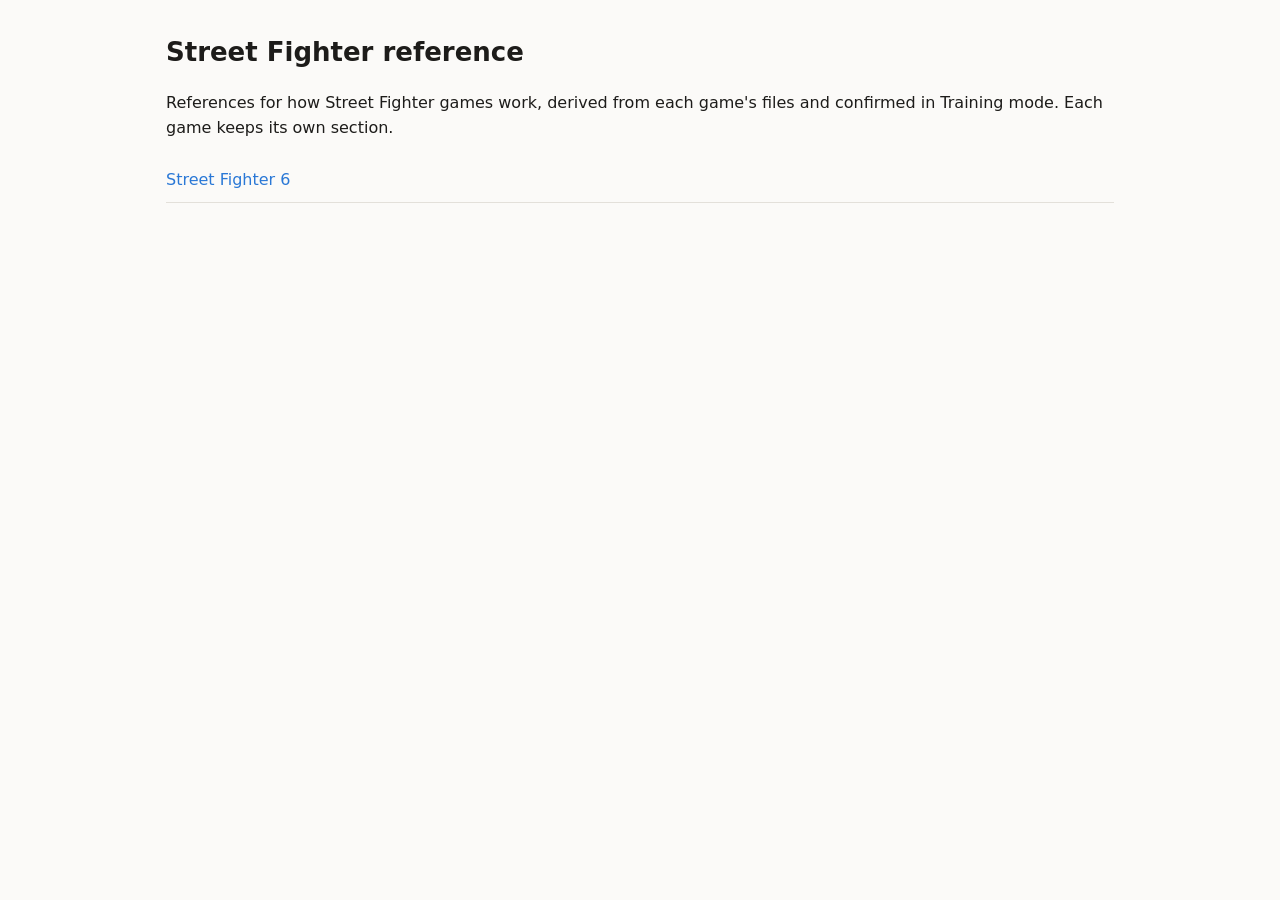
<file: index.html>
<!doctype html>
<html lang="en">
<head>
<meta charset="utf-8">
<meta name="viewport" content="width=device-width, initial-scale=1">
<title>Street Fighter Reference</title>
<meta name="description" content="System references for Street Fighter games, derived from the game files and confirmed in Training.">
<link rel="stylesheet" href="sf6/style.css">
</head>
<body>
<main>
<h1>Street Fighter reference</h1>
<p>References for how Street Fighter games work, derived from each game's files and confirmed in Training mode. Each game keeps its own section.</p>
<div class="list">
  <a href="sf6/">Street Fighter 6</a>
</div>
</main>
</body>
</html>
</file>
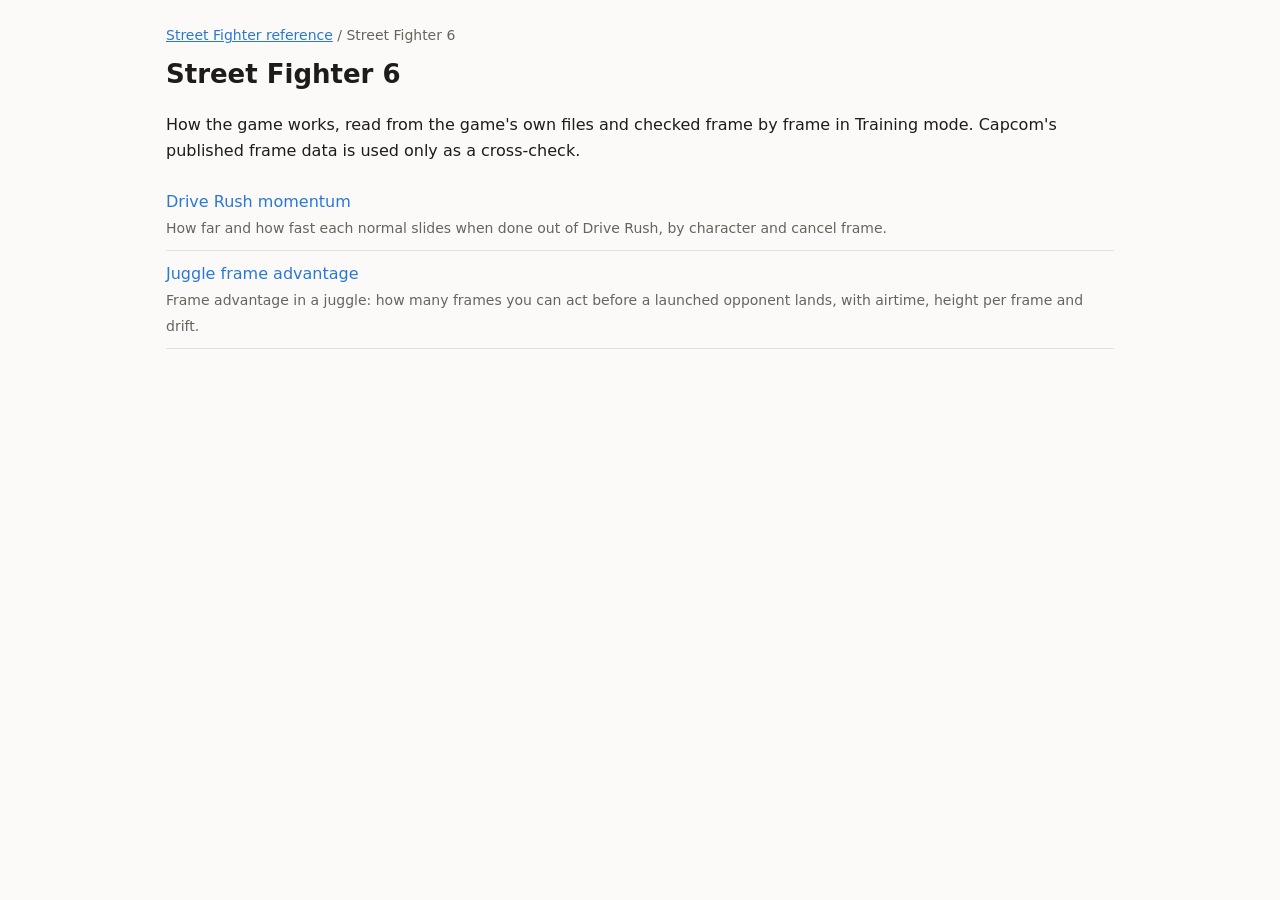
<file: sf6/index.html>
<!doctype html>
<html lang="en">
<head>
<meta charset="utf-8">
<meta name="viewport" content="width=device-width, initial-scale=1">
<title>Street Fighter 6</title>
<meta name="description" content="Street Fighter 6 system references derived from the game files and confirmed in Training.">
<link rel="stylesheet" href="style.css">
</head>
<body>
<main>
<nav><a href="../">Street Fighter reference</a> / Street Fighter 6</nav>
<h1>Street Fighter 6</h1>
<p>How the game works, read from the game's own files and checked frame by frame in Training mode. Capcom's published frame data is used only as a cross-check.</p>
<div class="list">
  <a href="drive-rush/">Drive Rush momentum<br><span class="muted">How far and how fast each normal slides when done out of Drive Rush, by character and cancel frame.</span></a>
  <a href="juggles/">Juggle frame advantage<br><span class="muted">Frame advantage in a juggle: how many frames you can act before a launched opponent lands, with airtime, height per frame and drift.</span></a>
</div>
</main>
</body>
</html>
</file>
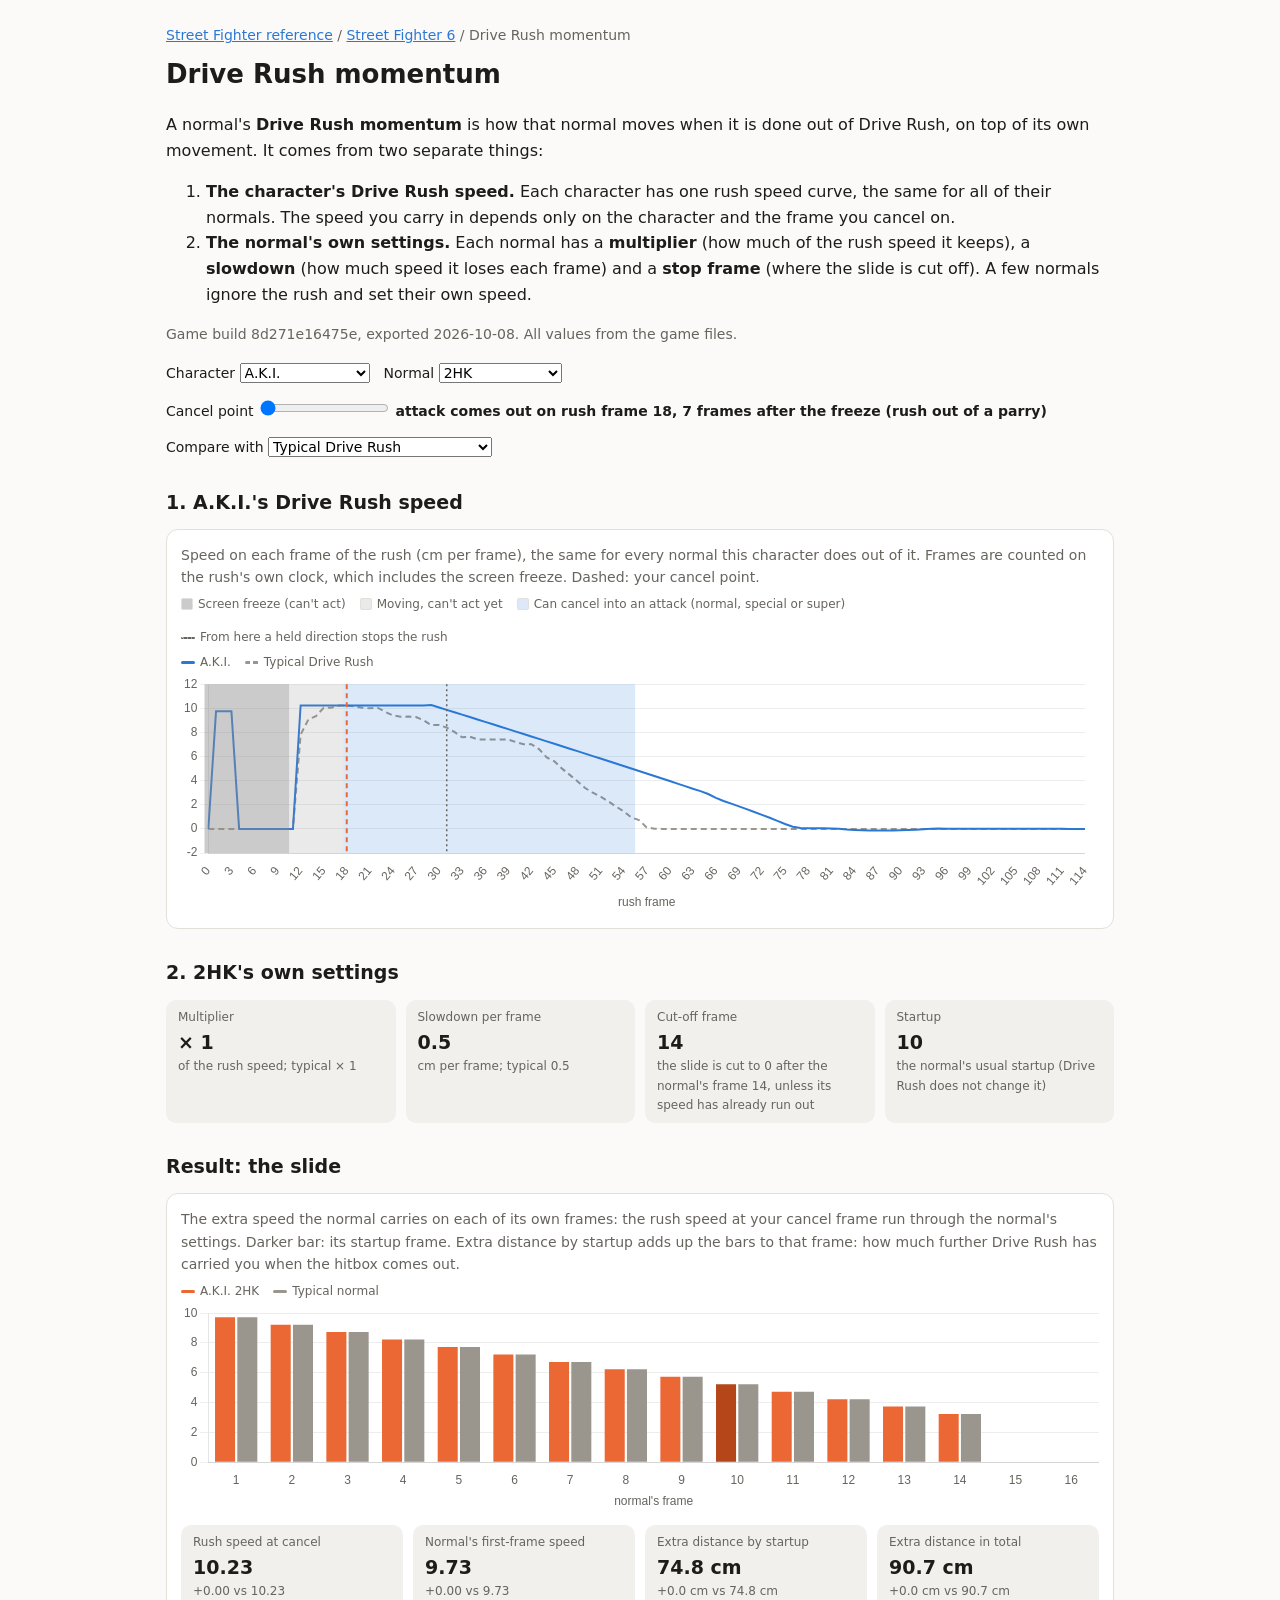
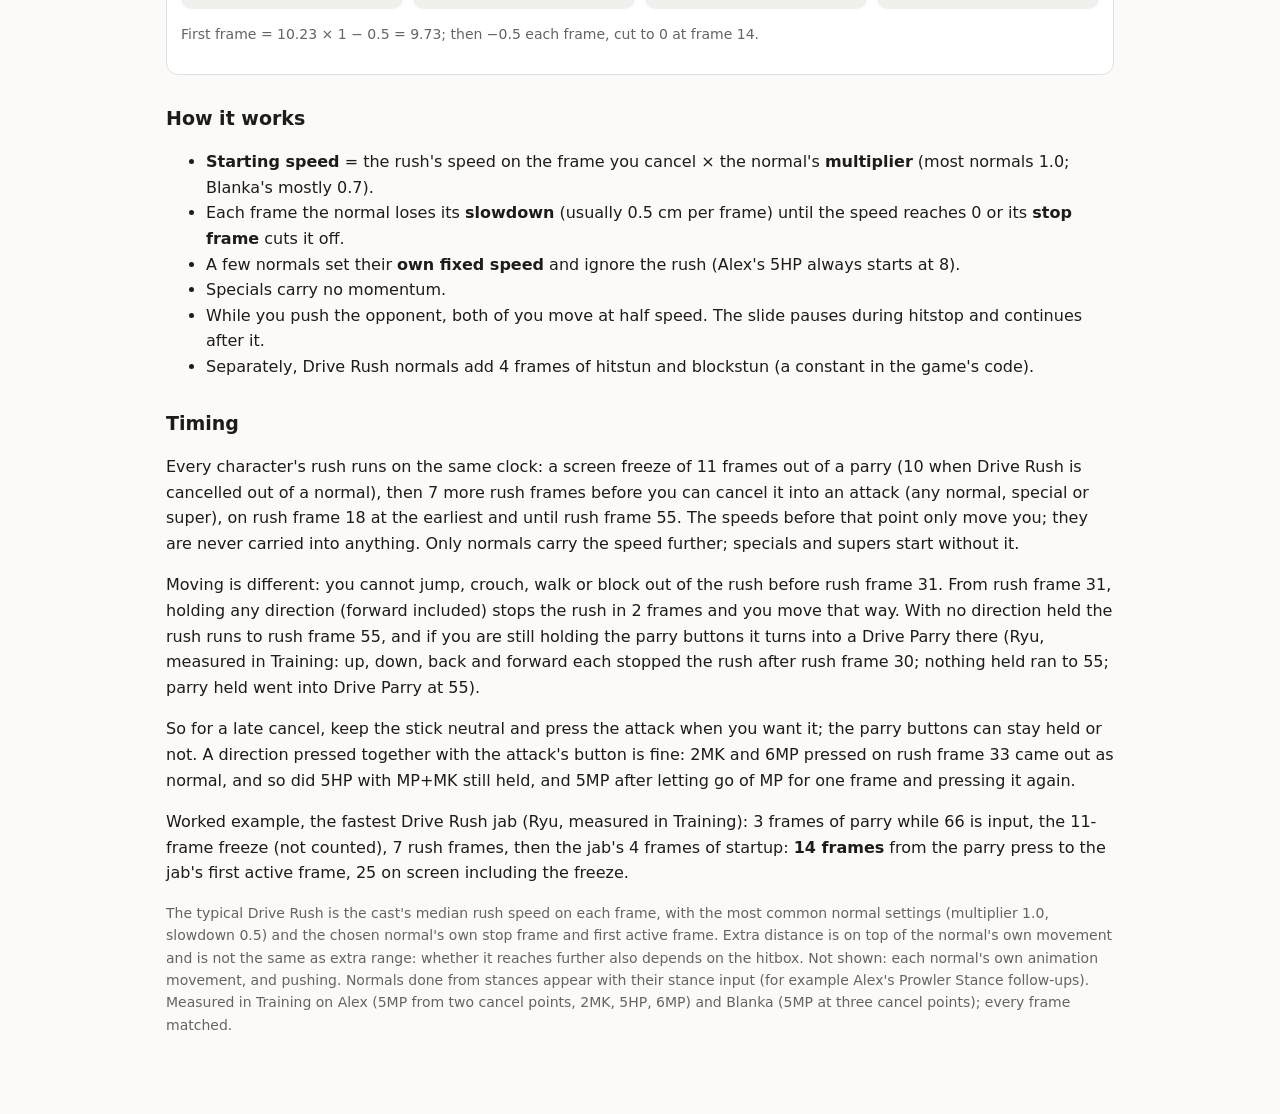
<file: sf6/drive-rush/index.html>
<!doctype html>
<html lang="en">
<head>
<meta charset="utf-8">
<meta name="viewport" content="width=device-width, initial-scale=1">
<title>Drive Rush Momentum</title>
<meta name="description" content="How Street Fighter 6 normals carry Drive Rush speed, per character and per normal, from the game files.">
<link rel="stylesheet" href="../style.css">
</head>
<body>
<main>
<nav><a href="../../">Street Fighter reference</a> / <a href="../">Street Fighter 6</a> / Drive Rush momentum</nav>
<h1>Drive Rush momentum</h1>
<p>A normal's <b>Drive Rush momentum</b> is how that normal moves when it is done out of Drive Rush, on top of its own movement. It comes from two separate things:</p>
<ol>
  <li><b>The character's Drive Rush speed.</b> Each character has one rush speed curve, the same for all of their normals. The speed you carry in depends only on the character and the frame you cancel on.</li>
  <li><b>The normal's own settings.</b> Each normal has a <b>multiplier</b> (how much of the rush speed it keeps), a <b>slowdown</b> (how much speed it loses each frame) and a <b>stop frame</b> (where the slide is cut off). A few normals ignore the rush and set their own speed.</li>
</ol>
<p class="muted" id="build">Loading data…</p>

<div class="controls">
  <label>Character <select id="ch"></select></label>
  <label>Normal <select id="nm"></select></label>
  <label>Cancel point <input id="fr" type="range" step="1"> <b id="frv"></b></label>
  <label>Compare with <select id="cmp"></select></label>
</div>

<h2 id="h1">1. The character's Drive Rush speed</h2>
<div class="panel">
  <div class="muted">Speed on each frame of the rush (cm per frame), the same for every normal this character does out of it. Frames are counted on the rush's own clock, which includes the screen freeze. Dashed: your cancel point.</div>
  <div class="legend"><span><i class="band" style="background:var(--freeze)"></i>Screen freeze (can't act)</span><span><i class="band" style="background:var(--move)"></i>Moving, can't act yet</span><span><i class="band" style="background:var(--window)"></i>Can cancel into an attack (normal, special or super)</span><span><i style="width:14px;height:0;border-top:2px dotted var(--muted)"></i>From here a held direction stops the rush</span></div>
  <div class="legend" id="lg1"></div>
  <div class="chart"><canvas id="c1" role="img" aria-label="Drive Rush speed per frame for the selected character and the comparison">Drive Rush speed curve.</canvas></div>
</div>
<h2 id="h2">2. The normal's own settings</h2>
<div class="cards">
  <div class="card"><div class="k">Multiplier</div><div class="v" id="n1">-</div><div class="d" id="e1"></div></div>
  <div class="card"><div class="k">Slowdown per frame</div><div class="v" id="n2">-</div><div class="d" id="e2"></div></div>
  <div class="card"><div class="k">Cut-off frame</div><div class="v" id="n3">-</div><div class="d" id="e3"></div></div>
  <div class="card"><div class="k">Startup</div><div class="v" id="n4">-</div><div class="d" id="e4"></div></div>
</div>
<h2>Result: the slide</h2>
<div class="panel">
  <div class="muted">The extra speed the normal carries on each of its own frames: the rush speed at your cancel frame run through the normal's settings. Darker bar: its startup frame. Extra distance by startup adds up the bars to that frame: how much further Drive Rush has carried you when the hitbox comes out.</div>
  <div class="legend" id="lg2"></div>
  <div class="chart" style="height:210px"><canvas id="c2" role="img" aria-label="Carried speed per frame of the selected normal and the comparison">Carried speed per frame.</canvas></div>
  <div class="cards">
    <div class="card"><div class="k">Rush speed at cancel</div><div class="v" id="s1">-</div><div class="d" id="d1"></div></div>
    <div class="card"><div class="k">Normal's first-frame speed</div><div class="v" id="s2">-</div><div class="d" id="d2"></div></div>
    <div class="card"><div class="k">Extra distance by startup</div><div class="v" id="s3">-</div><div class="d" id="d3"></div></div>
    <div class="card"><div class="k">Extra distance in total</div><div class="v" id="s4">-</div><div class="d" id="d4"></div></div>
  </div>
  <p class="muted" id="fx"></p>
</div>

<h2>How it works</h2>
<ul>
  <li><b>Starting speed</b> = the rush's speed on the frame you cancel × the normal's <b>multiplier</b> (most normals 1.0; Blanka's mostly 0.7).</li>
  <li>Each frame the normal loses its <b>slowdown</b> (usually 0.5 cm per frame) until the speed reaches 0 or its <b>stop frame</b> cuts it off.</li>
  <li>A few normals set their <b>own fixed speed</b> and ignore the rush (Alex's 5HP always starts at 8).</li>
  <li>Specials carry no momentum.</li>
  <li>While you push the opponent, both of you move at half speed. The slide pauses during hitstop and continues after it.</li>
  <li>Separately, Drive Rush normals add 4 frames of hitstun and blockstun (a constant in the game's code).</li>
</ul>
<h2>Timing</h2>
<p>Every character's rush runs on the same clock: a screen freeze of 11 frames out of a parry (10 when Drive Rush is cancelled out of a normal), then 7 more rush frames before you can cancel it into an attack (any normal, special or super), on rush frame 18 at the earliest and until rush frame 55. The speeds before that point only move you; they are never carried into anything. Only normals carry the speed further; specials and supers start without it.</p>
<p>Moving is different: you cannot jump, crouch, walk or block out of the rush before rush frame 31. From rush frame 31, holding any direction (forward included) stops the rush in 2 frames and you move that way. With no direction held the rush runs to rush frame 55, and if you are still holding the parry buttons it turns into a Drive Parry there (Ryu, measured in Training: up, down, back and forward each stopped the rush after rush frame 30; nothing held ran to 55; parry held went into Drive Parry at 55).</p>
<p>So for a late cancel, keep the stick neutral and press the attack when you want it; the parry buttons can stay held or not. A direction pressed together with the attack's button is fine: 2MK and 6MP pressed on rush frame 33 came out as normal, and so did 5HP with MP+MK still held, and 5MP after letting go of MP for one frame and pressing it again.</p>
<p>Worked example, the fastest Drive Rush jab (Ryu, measured in Training): 3 frames of parry while 66 is input, the 11-frame freeze (not counted), 7 rush frames, then the jab's 4 frames of startup: <b>14 frames</b> from the parry press to the jab's first active frame, 25 on screen including the freeze.</p>
<p class="muted">The typical Drive Rush is the cast's median rush speed on each frame, with the most common normal settings (multiplier 1.0, slowdown 0.5) and the chosen normal's own stop frame and first active frame. Extra distance is on top of the normal's own movement and is not the same as extra range: whether it reaches further also depends on the hitbox. Not shown: each normal's own animation movement, and pushing. Normals done from stances appear with their stance input (for example Alex's Prowler Stance follow-ups). Measured in Training on Alex (5MP from two cancel points, 2MK, 5HP, 6MP) and Blanka (5MP at three cancel points); every frame matched.</p>
</main>
<style>
.legend { display: flex; flex-wrap: wrap; gap: 14px; font-size: 12px; color: var(--muted); margin: 6px 0 2px; }
.legend span { display: inline-flex; align-items: center; gap: 5px; }
.legend i { display: inline-block; width: 14px; height: 3px; border-radius: 2px; }
.card .d { font-size: 12px; color: var(--muted); min-height: 16px; }
:root { --freeze: rgba(140,140,140,.45); --move: rgba(140,140,140,.18); --window: rgba(42,120,214,.16); }
.legend i.band { width: 12px; height: 12px; border: 1px solid var(--line); }
</style>
<script src="../vendor/chart-4.4.1.umd.js"></script>
<script>
(async () => {
  const latest = await (await fetch('../data/latest.json')).json();
  const data = await (await fetch(`../data/${latest.build}/drive-rush.json`)).json();
  document.getElementById('build').textContent = `Game build ${data.build}, exported ${data.exported}. All values from the game files.`;
  const chars = data.characters, typical = data.typical;
  const css = getComputedStyle(document.documentElement);
  const v = n => css.getPropertyValue(n).trim();
  const C1 = v('--accent'), C2 = v('--accent-2'), C2s = v('--accent-2-strong'), G = v('--grid'), T = v('--muted');
  const CMP = matchMedia('(prefers-color-scheme: dark)').matches ? '#8b8882' : '#9a968e';
  const ch = document.getElementById('ch'), nm = document.getElementById('nm'), fr = document.getElementById('fr'), cmp = document.getElementById('cmp');
  ch.innerHTML = Object.keys(chars).map(n => `<option>${n}</option>`).join('');
  const params = new URLSearchParams(location.search);
  if (params.get('c') && chars[params.get('c')]) ch.value = params.get('c');
  const label = n => `${n.input}${n.name ? ' (' + n.name + ')' : ''}`;
  function fillNormals() {
    const c = chars[ch.value];
    nm.innerHTML = c.normals.map((n, i) => `<option value="${i}">${label(n)}</option>`).join('');
    fr.min = c.cancel_window[0]; fr.max = c.cancel_window[1]; fr.value = c.cancel_window[0];
    const keep = cmp.value || 'typical';
    cmp.innerHTML = '<option value="none">Nothing</option><option value="typical">Typical Drive Rush</option>' +
      Object.keys(chars).filter(n => n !== ch.value).map(n => `<option value="${n}">${n} (same input)</option>`).join('');
    cmp.value = [...cmp.options].some(o => o.value === keep) ? keep : 'typical';
  }
  const mark = { id: 'mark', afterDatasetsDraw(c) {
    if (c.canvas.id !== 'c1') return;
    const ci = chars[ch.value], w = ci.cancel_window, fz = ci.freeze ? ci.freeze.parry : 0, x = c.scales.x, a = c.chartArea, ctx = c.ctx;
    const half = (x.getPixelForValue(1) - x.getPixelForValue(0)) / 2;
    const band = (from, to, color) => { const x0 = x.getPixelForValue(from) - half, x1 = x.getPixelForValue(to) + half; ctx.fillStyle = color; ctx.fillRect(x0, a.top, x1 - x0, a.bottom - a.top); };
    ctx.save();
    if (fz) band(0, fz - 1, v('--freeze'));
    band(fz, w[0], v('--move'));
    band(w[0] + 1, w[1] + 1, v('--window'));
    const xs = x.getPixelForValue(31);
    ctx.strokeStyle = T; ctx.lineWidth = 1.5; ctx.setLineDash([2, 3]);
    ctx.beginPath(); ctx.moveTo(xs, a.top); ctx.lineTo(xs, a.bottom); ctx.stroke();
    const xf = x.getPixelForValue(+fr.value + 1);
    ctx.strokeStyle = C2; ctx.lineWidth = 2; ctx.setLineDash([5, 4]);
    ctx.beginPath(); ctx.moveTo(xf, a.top); ctx.lineTo(xf, a.bottom); ctx.stroke(); ctx.restore();
  } };
  const axes = t => ({ x: { title: { display: true, text: t, color: T }, ticks: { color: T }, grid: { display: false } },
                       y: { beginAtZero: true, ticks: { color: T }, grid: { color: G } } });
  const tip = (unit, prefix) => ({ callbacks: { title: i => prefix + i[0].label, label: i => `${i.dataset.label}: ${i.parsed.y.toFixed(2)} ${unit}` } });
  const c1 = new Chart(document.getElementById('c1'), { type: 'line',
    data: { labels: [], datasets: [{ label: '', data: [], borderColor: C1, borderWidth: 2, pointRadius: 0 },
                                   { label: '', data: [], borderColor: CMP, borderWidth: 2, borderDash: [6, 4], pointRadius: 0 }] },
    options: { responsive: true, maintainAspectRatio: false, animation: false, interaction: { mode: 'index', intersect: false },
      scales: axes('rush frame'), plugins: { legend: { display: false }, tooltip: tip('cm/frame', 'rush frame ') } }, plugins: [mark] });
  const c2 = new Chart(document.getElementById('c2'), { type: 'bar',
    data: { labels: [], datasets: [{ label: '', data: [], backgroundColor: [] }, { label: '', data: [], backgroundColor: CMP }] },
    options: { responsive: true, maintainAspectRatio: false, animation: false, interaction: { mode: 'index', intersect: false },
      scales: axes("normal's frame"), plugins: { legend: { display: false }, tooltip: tip('cm/frame', 'normal frame ') } } });
  function carried(n, rushSpeed, frames) {
    let speed = n.fixed_speed !== undefined ? n.fixed_speed : rushSpeed * n.multiplier;
    const out = [];
    for (let k = 0; k < frames; k++) {
      if (n.stop !== null && n.stop !== undefined && k >= n.stop) speed = 0;
      else { const next = speed - n.slowdown; speed = next < 0 ? 0 : next; }
      out.push(speed);
    }
    return out;
  }
  const sum = (a, k) => a.slice(0, k).reduce((x, y) => x + y, 0);
  const fmt = x => x.toFixed(1);
  const diff = (a, b, unit) => { const d = a - b; return `${d >= 0 ? '+' : '−'}${Math.abs(d).toFixed(unit ? 1 : 2)}${unit} vs ${b.toFixed(unit ? 1 : 2)}${unit}`; };
  function comparison(n, f) {
    if (cmp.value === 'none') return null;
    if (cmp.value === 'typical') {
      return { name: 'Typical Drive Rush', rush: typical.rush, speed: typical.rush[f] ?? 0,
               normal: { multiplier: typical.multiplier, slowdown: typical.slowdown, stop: n.stop, startup: n.startup } };
    }
    const other = chars[cmp.value], match = other.normals.find(o => o.input === n.input);
    return { name: cmp.value, rush: other.rush, speed: other.rush[f] ?? 0, normal: match || null };
  }
  function legend(id, items) {
    document.getElementById(id).innerHTML = items.map(([c, t, dash]) =>
      `<span><i style="background:${dash ? `repeating-linear-gradient(90deg,${c} 0 5px,transparent 5px 8px)` : c}"></i>${t}</span>`).join('');
  }
  function run() {
    const c = chars[ch.value], n = c.normals[+nm.value], f = +fr.value, rushSpeed = c.rush[f] ?? 0;
    const fz = c.freeze ? c.freeze.parry : 0;
    document.getElementById('frv').textContent = `attack comes out on rush frame ${f + 1}, ${f + 1 - fz} frames after the freeze (rush out of a parry)`;
    const cm = comparison(n, f);
    const frames = Math.max((n.stop ?? 30) + 2, n.startup + 2, cm && cm.normal ? Math.max((cm.normal.stop ?? 30) + 2, cm.normal.startup + 2) : 0);
    const len = Math.max(c.rush.length, cm ? cm.rush.length : 0);
    c1.data.labels = Array.from({ length: len }, (_, i) => i);
    c1.data.datasets[0].data = c.rush; c1.data.datasets[0].label = ch.value;
    c1.data.datasets[1].data = cm ? cm.rush : []; c1.data.datasets[1].label = cm ? cm.name : '';
    c1.update();
    const out = carried(n, rushSpeed, frames);
    const other = cm && cm.normal ? carried(cm.normal, cm.speed, frames) : null;
    c2.data.labels = out.map((_, i) => i + 1);
    c2.data.datasets[0].data = out.map(x => +x.toFixed(2)); c2.data.datasets[0].label = `${ch.value} ${n.input}`;
    c2.data.datasets[0].backgroundColor = out.map((_, i) => i + 1 === n.startup ? C2s : C2);
    c2.data.datasets[1].data = other ? other.map(x => +x.toFixed(2)) : [];
    c2.data.datasets[1].label = cm ? (cm.name === 'Typical Drive Rush' ? 'Typical normal' : `${cm.name} ${n.input}`) : '';
    c2.update();
    legend('lg1', [[C1, ch.value]].concat(cm ? [[CMP, cm.name, true]] : []));
    legend('lg2', [[C2, `${ch.value} ${label(n)}`]].concat(other ? [[CMP, c2.data.datasets[1].label]] : cm ? [[CMP, `${cm.name} has no ${n.input}`]] : []));
    document.getElementById('h1').textContent = `1. ${ch.value}'s Drive Rush speed`;
    document.getElementById('h2').textContent = `2. ${label(n)}'s own settings`;
    const fixed = n.fixed_speed !== undefined;
    document.getElementById('n1').textContent = fixed ? 'none' : '× ' + n.multiplier;
    document.getElementById('e1').textContent = fixed ? `ignores the rush, sets ${n.fixed_speed}` : 'of the rush speed';
    document.getElementById('n2').textContent = n.slowdown;
    document.getElementById('e2').textContent = 'cm per frame';
    document.getElementById('n3').textContent = n.stop != null ? n.stop : 'None';
    document.getElementById('e3').textContent = n.stop != null
      ? `the slide is cut to 0 after the normal's frame ${n.stop}, unless its speed has already run out`
      : `this normal has no cut-off frame: it slides until its speed runs out (−${n.slowdown} per frame)`;
    document.getElementById('n4').textContent = n.startup;
    document.getElementById('e4').textContent = `the normal's usual startup (Drive Rush does not change it)`;
    const tn = cm && cm.normal ? cm.normal : null;
    if (tn && cm.name === 'Typical Drive Rush') {
      document.getElementById('e1').textContent += `; typical × ${tn.multiplier}`;
      document.getElementById('e2').textContent += `; typical ${tn.slowdown}`;
    } else if (tn && !fixed) {
      document.getElementById('e1').textContent += tn.fixed_speed !== undefined ? `; ${cm.name}: own speed` : `; ${cm.name} × ${tn.multiplier}`;
      document.getElementById('e2').textContent += `; ${cm.name} ${tn.slowdown}`;

    }
    const reach = sum(out, n.startup), total = sum(out, out.length);
    document.getElementById('s1').textContent = rushSpeed.toFixed(2);
    document.getElementById('s2').textContent = out[0].toFixed(2);
    document.getElementById('s3').textContent = fmt(reach) + ' cm';
    document.getElementById('s4').textContent = fmt(total) + ' cm';
    if (cm) {
      document.getElementById('d1').textContent = diff(rushSpeed, cm.speed, '');
      if (other) {
        const oReach = sum(other, cm.normal.startup), oTotal = sum(other, other.length);
        document.getElementById('d2').textContent = diff(out[0], other[0], '');
        document.getElementById('d3').textContent = diff(reach, oReach, ' cm');
        document.getElementById('d4').textContent = diff(total, oTotal, ' cm');
      } else { ['d2', 'd3', 'd4'].forEach(id => document.getElementById(id).textContent = ''); }
    } else { ['d1', 'd2', 'd3', 'd4'].forEach(id => document.getElementById(id).textContent = ''); }
    document.getElementById('fx').textContent = n.fixed_speed !== undefined
      ? `${n.input} ignores the rush: it sets ${n.fixed_speed} cm/frame, then loses ${n.slowdown} per frame until frame ${n.stop}.`
      : `First frame = ${rushSpeed.toFixed(2)} × ${n.multiplier} − ${n.slowdown} = ${out[0].toFixed(2)}; then −${n.slowdown} each frame` + (n.stop !== null ? `, cut to 0 at frame ${n.stop}.` : '.');
    history.replaceState(null, '', '?' + new URLSearchParams({ c: ch.value, n: n.action, f: f + 1, cmp: cmp.value }));
  }
  ch.onchange = () => { fillNormals(); run(); }; nm.onchange = run; fr.oninput = run; cmp.onchange = run;
  fillNormals();
  // Restore the normal, cancel point and comparison from the link.
  const want = chars[ch.value].normals.findIndex(n => String(n.action) === params.get('n'));
  if (want >= 0) nm.value = want;
  if (params.get('f')) { const f = +params.get('f') - 1; if (f >= +fr.min && f <= +fr.max) fr.value = f; }
  if (params.get('cmp') && [...cmp.options].some(o => o.value === params.get('cmp'))) cmp.value = params.get('cmp');
  run();
})();
</script>
</body>
</html>
</file>
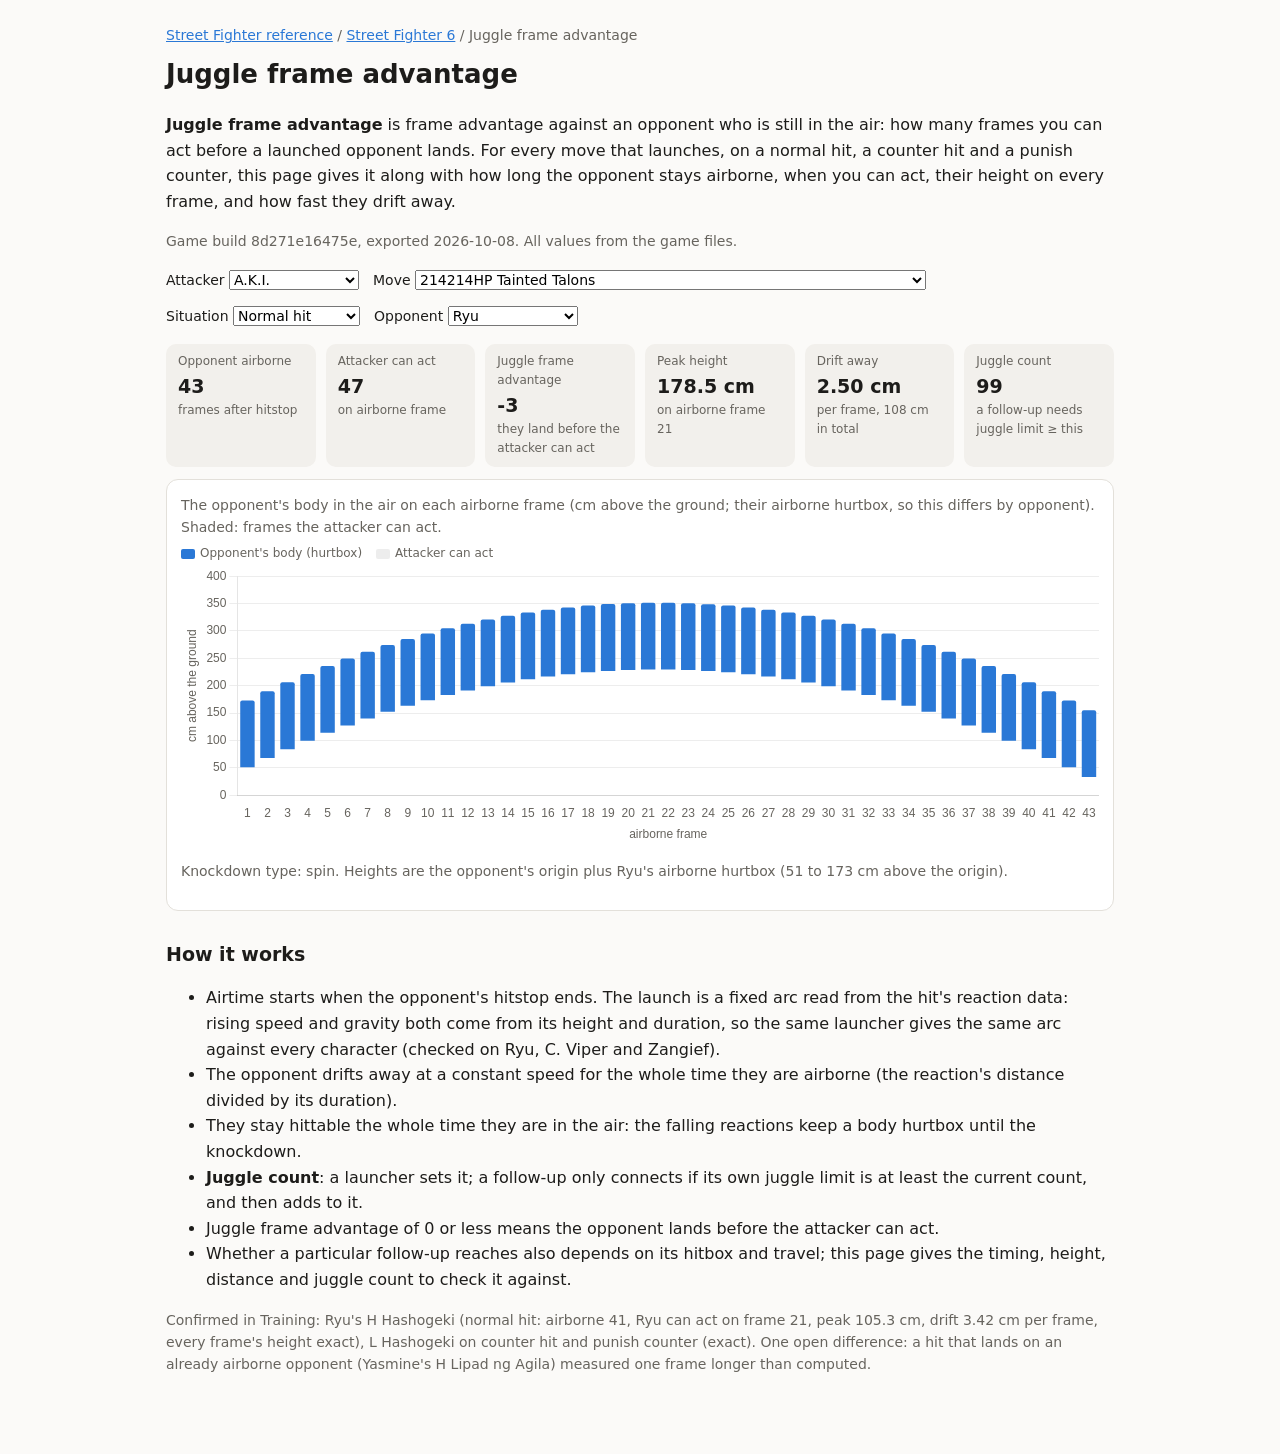
<file: sf6/juggles/index.html>
<!doctype html>
<html lang="en">
<head>
<meta charset="utf-8">
<meta name="viewport" content="width=device-width, initial-scale=1">
<title>Juggle Frame Advantage</title>
<meta name="description" content="Juggle frame advantage for every Street Fighter 6 launcher: how long the opponent stays airborne, when the attacker can act, height per frame and drift, from the game files.">
<link rel="stylesheet" href="../style.css">
<style>
.legend { display: flex; flex-wrap: wrap; gap: 14px; font-size: 12px; color: var(--muted); margin: 6px 0 2px; }
.legend span { display: inline-flex; align-items: center; gap: 5px; }
.legend i { display: inline-block; width: 14px; height: 10px; border-radius: 2px; }
.card .d { font-size: 12px; color: var(--muted); }
</style>
</head>
<body>
<main>
<nav><a href="../../">Street Fighter reference</a> / <a href="../">Street Fighter 6</a> / Juggle frame advantage</nav>
<h1>Juggle frame advantage</h1>
<p><b>Juggle frame advantage</b> is frame advantage against an opponent who is still in the air: how many frames you can act before a launched opponent lands. For every move that launches, on a normal hit, a counter hit and a punish counter, this page gives it along with how long the opponent stays airborne, when you can act, their height on every frame, and how fast they drift away.</p>
<p class="muted" id="build">Loading data…</p>

<div class="controls">
  <label>Attacker <select id="ch"></select></label>
  <label>Move <select id="mv"></select></label>
  <label>Situation <select id="st"></select></label>
  <label>Opponent <select id="df"></select></label>
</div>

<div class="cards">
  <div class="card"><div class="k">Opponent airborne</div><div class="v" id="s1">-</div><div class="d">frames after hitstop</div></div>
  <div class="card"><div class="k">Attacker can act</div><div class="v" id="s2">-</div><div class="d">on airborne frame</div></div>
  <div class="card"><div class="k">Juggle frame advantage</div><div class="v" id="s3">-</div><div class="d" id="s3d">frames to act before they land</div></div>
  <div class="card"><div class="k">Peak height</div><div class="v" id="s4">-</div><div class="d" id="s4d"></div></div>
  <div class="card"><div class="k">Drift away</div><div class="v" id="s5">-</div><div class="d" id="s5d"></div></div>
  <div class="card"><div class="k">Juggle count</div><div class="v" id="s6">-</div><div class="d">a follow-up needs juggle limit ≥ this</div></div>
</div>

<div class="panel">
  <div class="muted">The opponent's body in the air on each airborne frame (cm above the ground; their airborne hurtbox, so this differs by opponent). Shaded: frames the attacker can act.</div>
  <div class="legend"><span><i style="background:var(--accent)"></i>Opponent's body (hurtbox)</span><span><i style="background:var(--grid)"></i>Attacker can act</span></div>
  <div class="chart" style="height:280px"><canvas id="c1" role="img" aria-label="Opponent's airborne hurtbox height per frame, with the frames the attacker can act shaded">Opponent height per airborne frame.</canvas></div>
  <p class="muted" id="kind"></p>
</div>

<h2>How it works</h2>
<ul>
  <li>Airtime starts when the opponent's hitstop ends. The launch is a fixed arc read from the hit's reaction data: rising speed and gravity both come from its height and duration, so the same launcher gives the same arc against every character (checked on Ryu, C. Viper and Zangief).</li>
  <li>The opponent drifts away at a constant speed for the whole time they are airborne (the reaction's distance divided by its duration).</li>
  <li>They stay hittable the whole time they are in the air: the falling reactions keep a body hurtbox until the knockdown.</li>
  <li><b>Juggle count</b>: a launcher sets it; a follow-up only connects if its own juggle limit is at least the current count, and then adds to it.</li>
  <li>Juggle frame advantage of 0 or less means the opponent lands before the attacker can act.</li>
  <li>Whether a particular follow-up reaches also depends on its hitbox and travel; this page gives the timing, height, distance and juggle count to check it against.</li>
</ul>
<p class="muted">Confirmed in Training: Ryu's H Hashogeki (normal hit: airborne 41, Ryu can act on frame 21, peak 105.3 cm, drift 3.42 cm per frame, every frame's height exact), L Hashogeki on counter hit and punish counter (exact). One open difference: a hit that lands on an already airborne opponent (Yasmine's H Lipad ng Agila) measured one frame longer than computed.</p>
</main>
<script src="../vendor/chart-4.4.1.umd.js"></script>
<script>
(async () => {
  const latest = await (await fetch('../data/latest.json')).json();
  const base = `../data/${latest.build}/juggles/`;
  const index = await (await fetch(base + 'index.json')).json();
  document.getElementById('build').textContent = `Game build ${index.build}, exported ${latest.exported}. All values from the game files.`;
  const names = Object.keys(index.characters);
  const withMoves = names.filter(n => index.characters[n].moves > 0);
  const css = getComputedStyle(document.documentElement), v = n => css.getPropertyValue(n).trim();
  const A = v('--accent'), G = v('--grid'), T = v('--muted');
  const ch = document.getElementById('ch'), mv = document.getElementById('mv'), st = document.getElementById('st'), df = document.getElementById('df');
  ch.innerHTML = withMoves.map(n => `<option>${n}</option>`).join('');
  df.innerHTML = names.map(n => `<option>${n}</option>`).join('');
  const params = new URLSearchParams(location.search);
  if (params.get('c') && withMoves.includes(params.get('c'))) ch.value = params.get('c');
  df.value = params.get('o') && names.includes(params.get('o')) ? params.get('o') : 'Ryu';
  const cache = {};
  let moves = [];
  const SIT = { normal: 'Normal hit', counter: 'Counter hit', punish: 'Punish counter' };
  async function loadCharacter() {
    if (!cache[ch.value]) cache[ch.value] = (await (await fetch(base + encodeURIComponent(ch.value) + '.json')).json()).moves;
    moves = cache[ch.value];
    const seen = {};
    mv.innerHTML = moves.map((m, i) => {
      const key = m.input + '|' + (m.name || '');
      seen[key] = (seen[key] || 0) + 1;
      const total = moves.filter(x => x.input + '|' + (x.name || '') === key).length;
      return `<option value="${i}">${m.input}${m.name ? ' ' + m.name : ''}${total > 1 ? ' (version ' + seen[key] + ')' : ''}</option>`;
    }).join('');
    const byAction = moves.findIndex(m => String(m.action) === params.get('a'));
    const byInput = moves.findIndex(m => m.input === params.get('m'));
    if (byAction >= 0) mv.value = byAction; else if (byInput >= 0) mv.value = byInput;
    fillSituations();
    if (params.get('s') && [...st.options].some(o => o.value === params.get('s'))) st.value = params.get('s');
  }
  function fillSituations() {
    const m = moves[+mv.value], keep = st.value;
    st.innerHTML = Object.keys(SIT).filter(s => m.rows[s]).map(s => `<option value="${s}">${SIT[s]}</option>`).join('');
    if ([...st.options].some(o => o.value === keep)) st.value = keep;
  }
  const current = () => { const m = moves[+mv.value]; return m && m.rows[st.value]; };
  const box = () => index.characters[df.value].air_hurtbox || { y0: 0, y1: 0 };
  const shade = { id: 'shade', beforeDatasetsDraw(c) {
    const r = current(); if (!r) return;
    const x = c.scales.x, a = c.chartArea, ctx = c.ctx;
    const from = r.attacker_free + 1, to = r.airborne;
    if (to < from) return;
    ctx.save(); ctx.fillStyle = G;
    const x0 = x.getPixelForValue(from) - (x.getPixelForValue(1) - x.getPixelForValue(0)) / 2;
    const x1 = x.getPixelForValue(to) + (x.getPixelForValue(1) - x.getPixelForValue(0)) / 2;
    ctx.fillRect(x0, a.top, x1 - x0, a.bottom - a.top); ctx.restore();
  } };
  const chart = new Chart(document.getElementById('c1'), { type: 'bar',
    data: { labels: [], datasets: [{ label: "Opponent's body", data: [], backgroundColor: A, borderRadius: 2 }] },
    options: { responsive: true, maintainAspectRatio: false, animation: false,
      scales: { x: { title: { display: true, text: 'airborne frame', color: T }, ticks: { color: T }, grid: { display: false } },
                y: { title: { display: true, text: 'cm above the ground', color: T }, ticks: { color: T }, grid: { color: G } } },
      plugins: { legend: { display: false }, tooltip: { callbacks: { title: i => 'airborne frame ' + i[0].label,
        label: i => { const [lo, hi] = i.raw; return `body ${lo.toFixed(0)} to ${hi.toFixed(0)} cm (origin ${(lo - box().y0).toFixed(1)} cm)`; } } } } },
    plugins: [shade] });
  function run() {
    const r = current(); if (!r) return;
    const b = box();
    const heights = r.heights.length ? r.heights : Array(r.airborne).fill(0);
    chart.data.labels = heights.map((_, i) => i + 1);
    chart.data.datasets[0].data = heights.map(h => [h + b.y0, h + b.y1]);
    chart.update();
    document.getElementById('s1').textContent = r.airborne;
    document.getElementById('s2').textContent = r.attacker_free + 1;
    document.getElementById('s3').textContent = r.window;
    document.getElementById('s3d').textContent = r.window > 0 ? 'frames to act before they land' : 'they land before the attacker can act';
    const peak = heights.length ? Math.max(...heights) : 0;
    document.getElementById('s4').textContent = peak.toFixed(1) + ' cm';
    document.getElementById('s4d').textContent = heights.length ? `on airborne frame ${heights.indexOf(peak) + 1}` : '';
    document.getElementById('s5').textContent = (r.drift || 0).toFixed(2) + ' cm';
    document.getElementById('s5d').textContent = `per frame, ${((r.drift || 0) * r.airborne).toFixed(0)} cm in total`;
    document.getElementById('s6').textContent = r.juggle_count ?? '-';
    document.getElementById('kind').textContent = `Knockdown type: ${r.kind}. Heights are the opponent's origin plus ${df.value}'s airborne hurtbox (${b.y0} to ${b.y1} cm above the origin).`;
    const q = new URLSearchParams({ c: ch.value, m: moves[+mv.value].input, a: moves[+mv.value].action, s: st.value, o: df.value });
    history.replaceState(null, '', '?' + q);
  }
  ch.onchange = async () => { ['a', 'm', 's'].forEach(k => params.delete(k)); await loadCharacter(); run(); };
  mv.onchange = () => { fillSituations(); run(); };
  st.onchange = run; df.onchange = run;
  await loadCharacter(); run();
})();
</script>
</body>
</html>
</file>
<file: sf6/style.css>
:root {
  --bg: #fbfaf8; --surface: #ffffff; --surface-2: #f2f0ec; --text: #1d1c1a; --muted: #67645e;
  --line: #e3e0da; --accent: #2a78d6; --accent-2: #eb6834; --accent-2-strong: #b4461a; --grid: rgba(0,0,0,.07);
}
@media (prefers-color-scheme: dark) {
  :root:not([data-theme="light"]) {
    --bg: #1b1a18; --surface: #232220; --surface-2: #2c2b28; --text: #ecebe8; --muted: #a8a59e;
    --line: #3a3935; --accent: #3987e5; --accent-2: #d95926; --accent-2-strong: #f08a5d; --grid: rgba(255,255,255,.08);
  }
}
* { box-sizing: border-box; }
body { margin: 0; background: var(--bg); color: var(--text); font: 16px/1.6 system-ui, -apple-system, "Segoe UI", sans-serif; }
main { max-width: 980px; margin: 0 auto; padding: 24px 16px 64px; }
h1 { font-size: 26px; font-weight: 600; margin: 8px 0 4px; }
h2 { font-size: 19px; font-weight: 600; margin: 28px 0 8px; }
p, li { color: var(--text); }
.muted { color: var(--muted); font-size: 14px; }
a { color: var(--accent); }
nav { font-size: 14px; color: var(--muted); }
.controls { display: flex; flex-wrap: wrap; gap: 14px; align-items: center; margin: 16px 0; font-size: 14px; }
.controls select, .controls input { font: inherit; }
.panel { background: var(--surface); border: 1px solid var(--line); border-radius: 12px; padding: 14px; margin: 12px 0; }
.chart { position: relative; width: 100%; height: 240px; }
.cards { display: grid; grid-template-columns: repeat(auto-fit, minmax(140px, 1fr)); gap: 10px; margin: 12px 0; }
.card { background: var(--surface-2); border-radius: 10px; padding: 8px 12px; min-width: 0; overflow-wrap: anywhere; }
.card .k { font-size: 12px; color: var(--muted); }
.card .v { font-size: 19px; font-weight: 600; }
code { background: var(--surface-2); padding: 1px 5px; border-radius: 4px; font-size: 14px; }
table { border-collapse: collapse; width: 100%; font-size: 14px; }
th, td { text-align: left; padding: 6px 8px; border-bottom: 1px solid var(--line); }
.list a { display: block; padding: 10px 0; border-bottom: 1px solid var(--line); text-decoration: none; }
</file>
